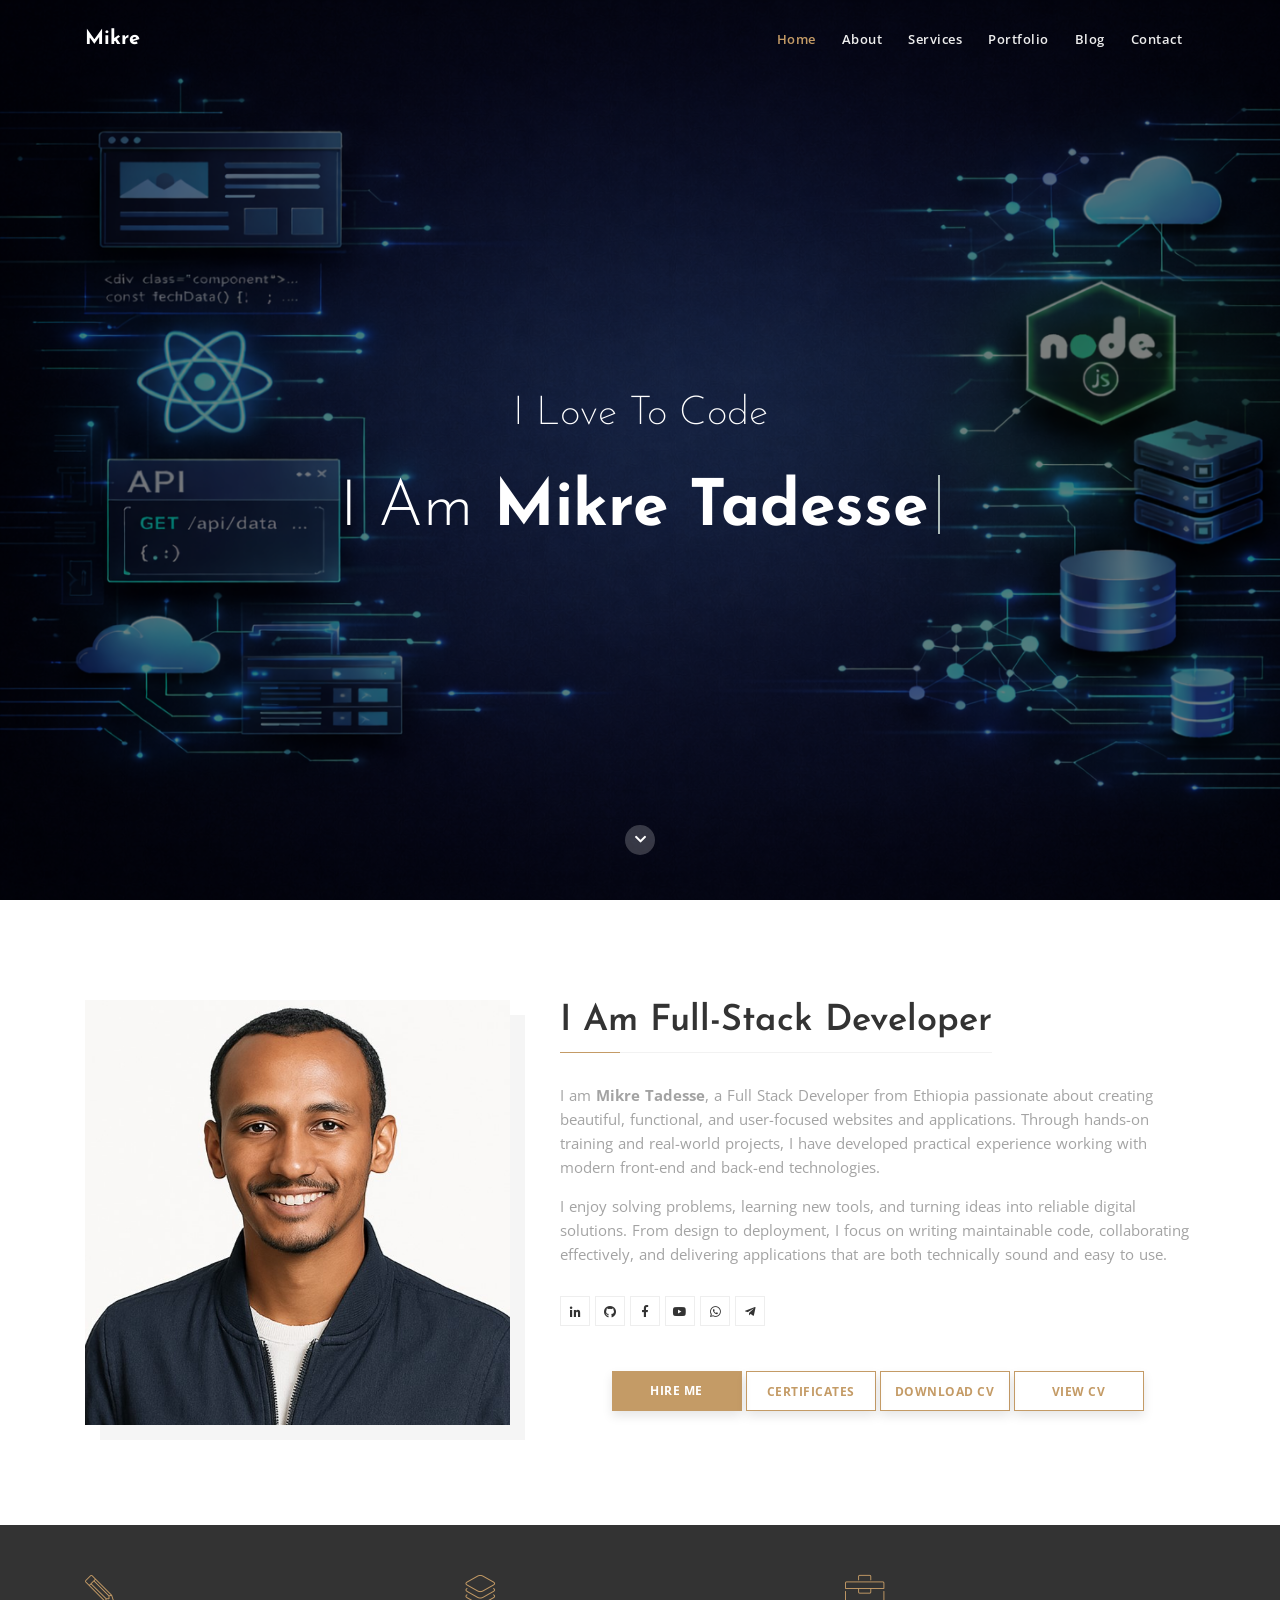
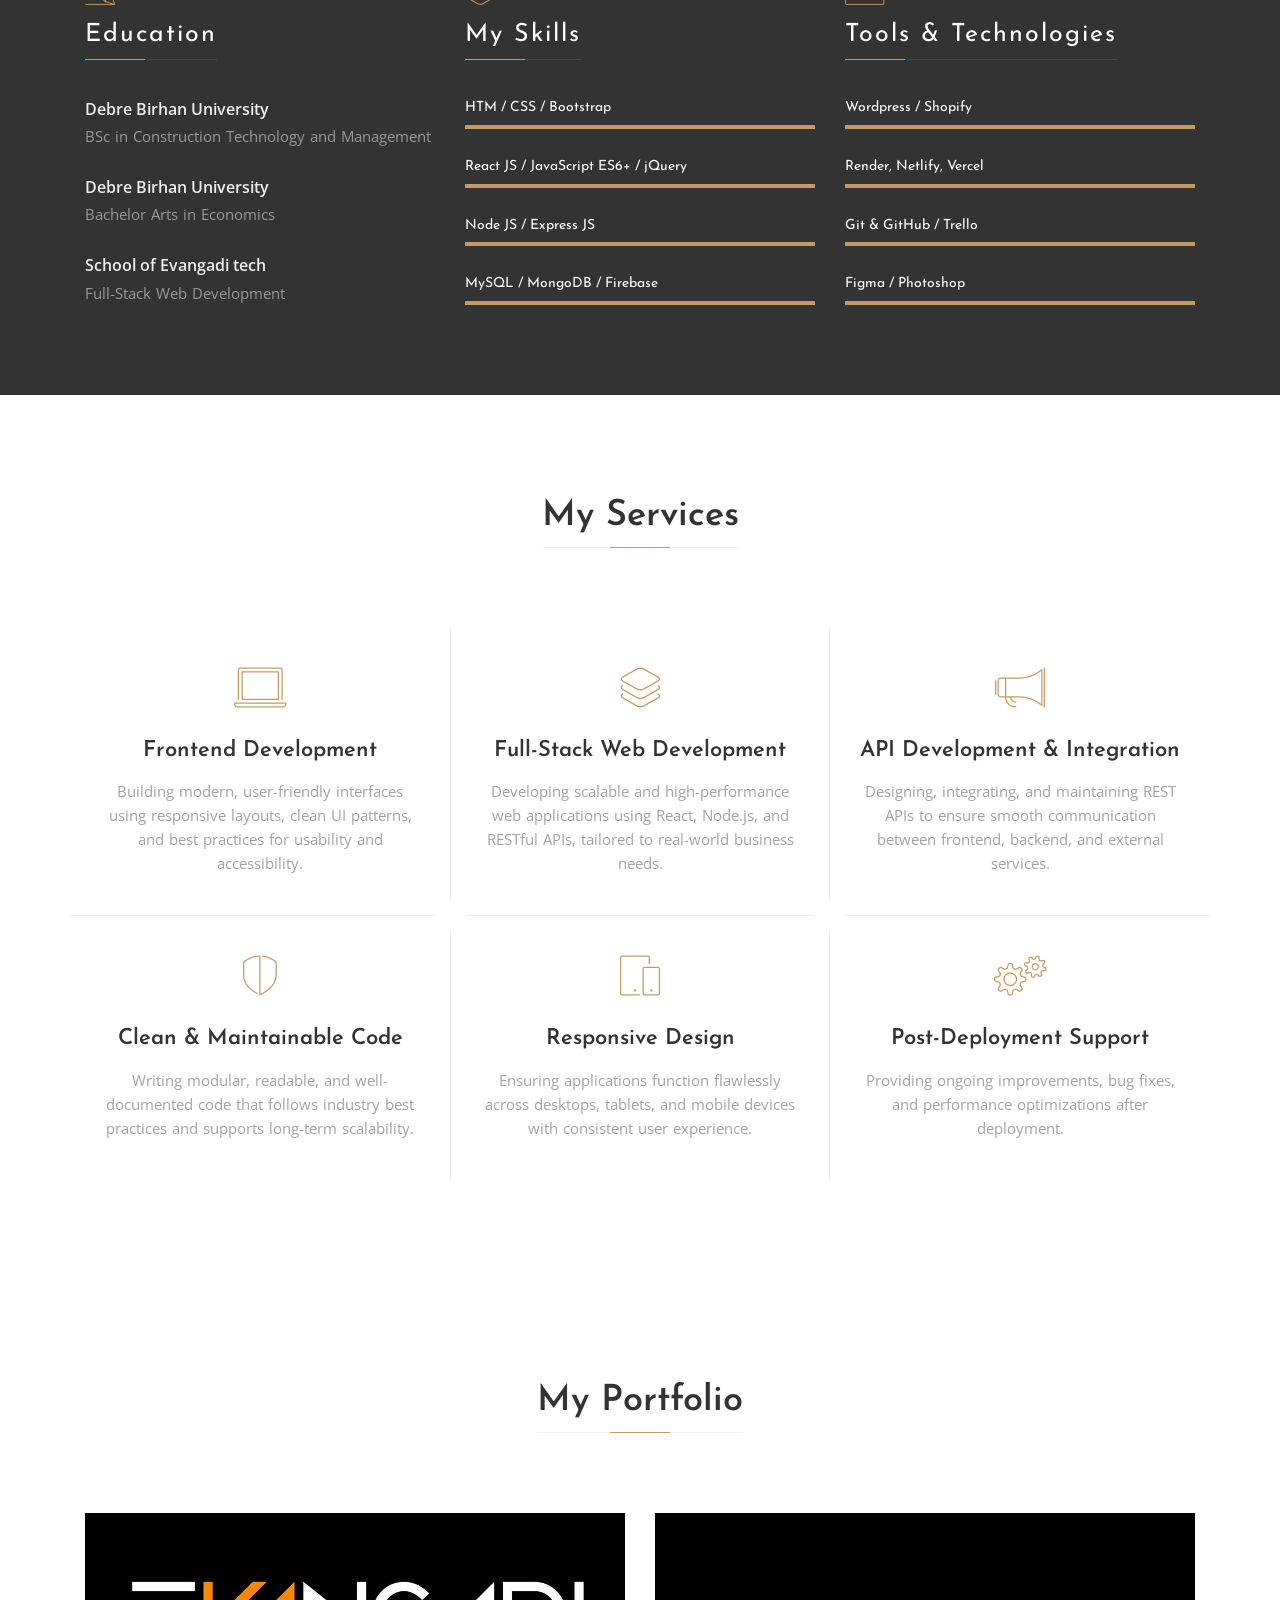
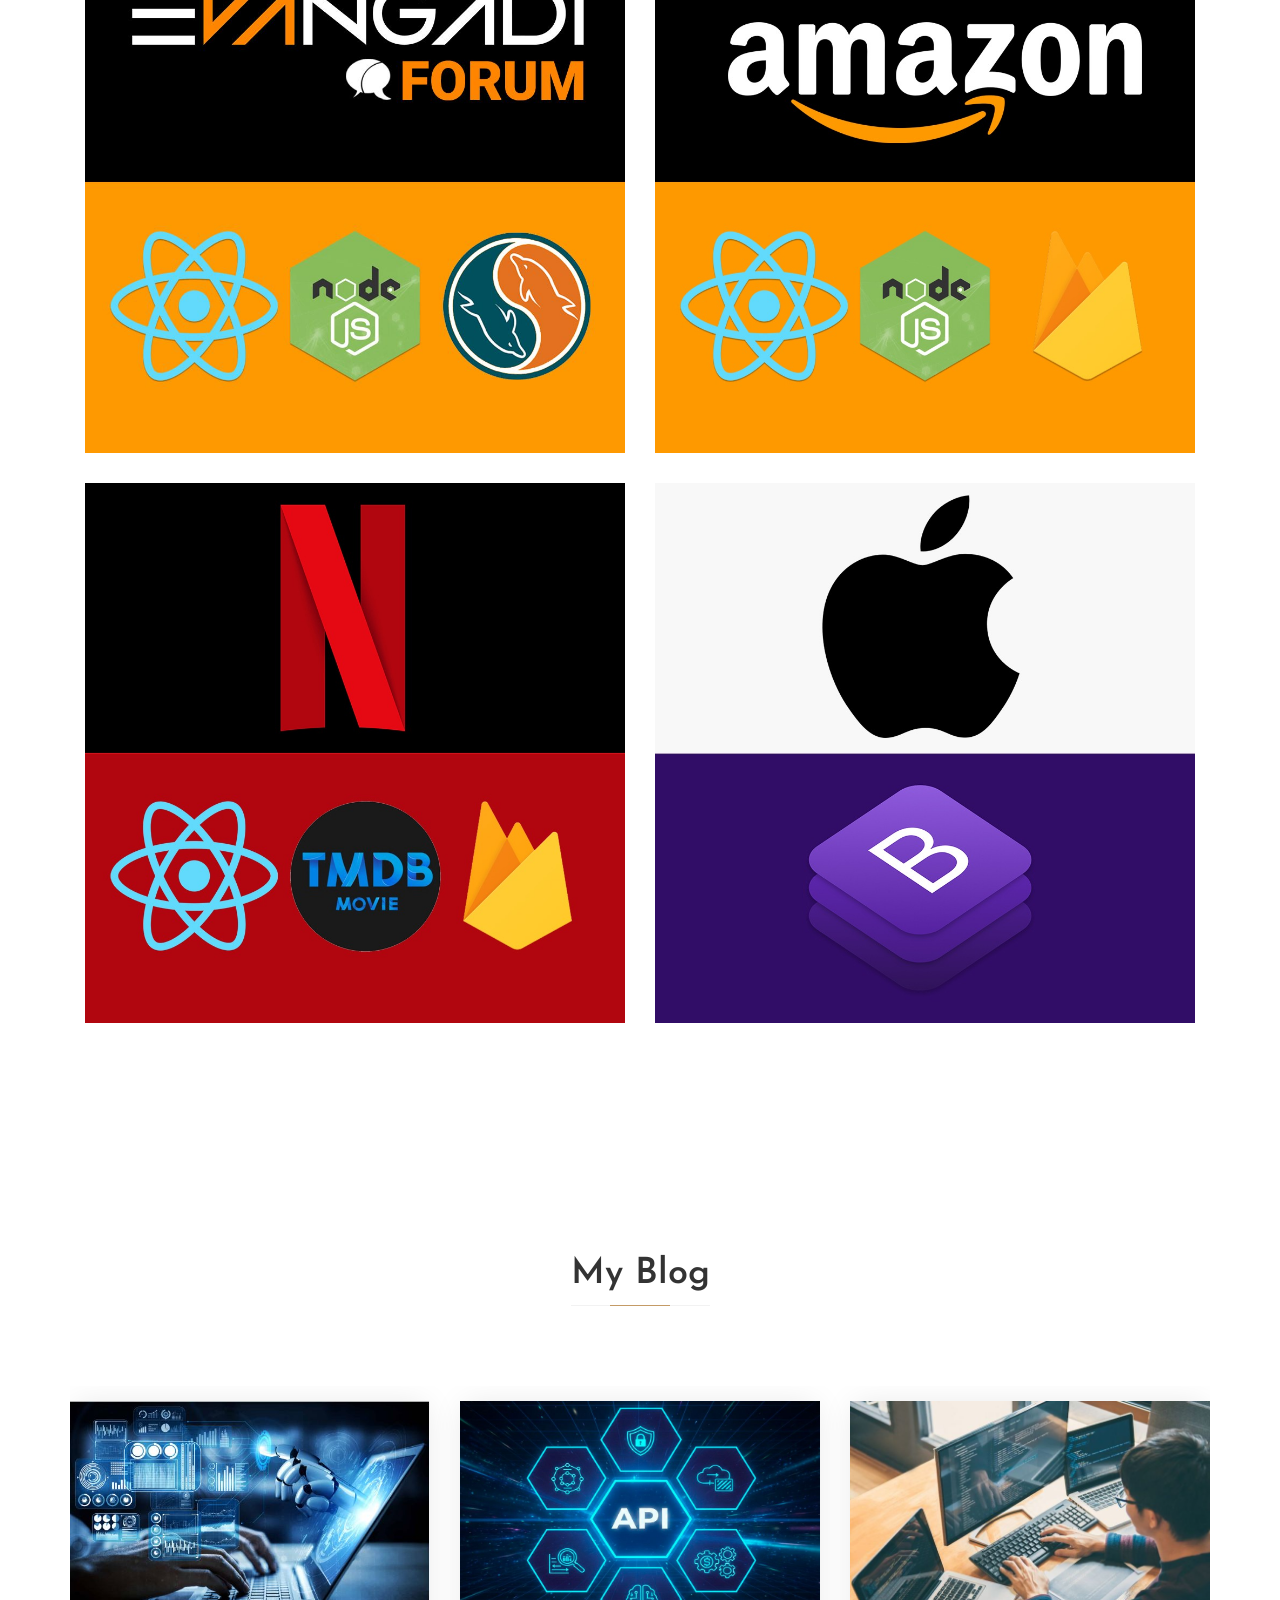
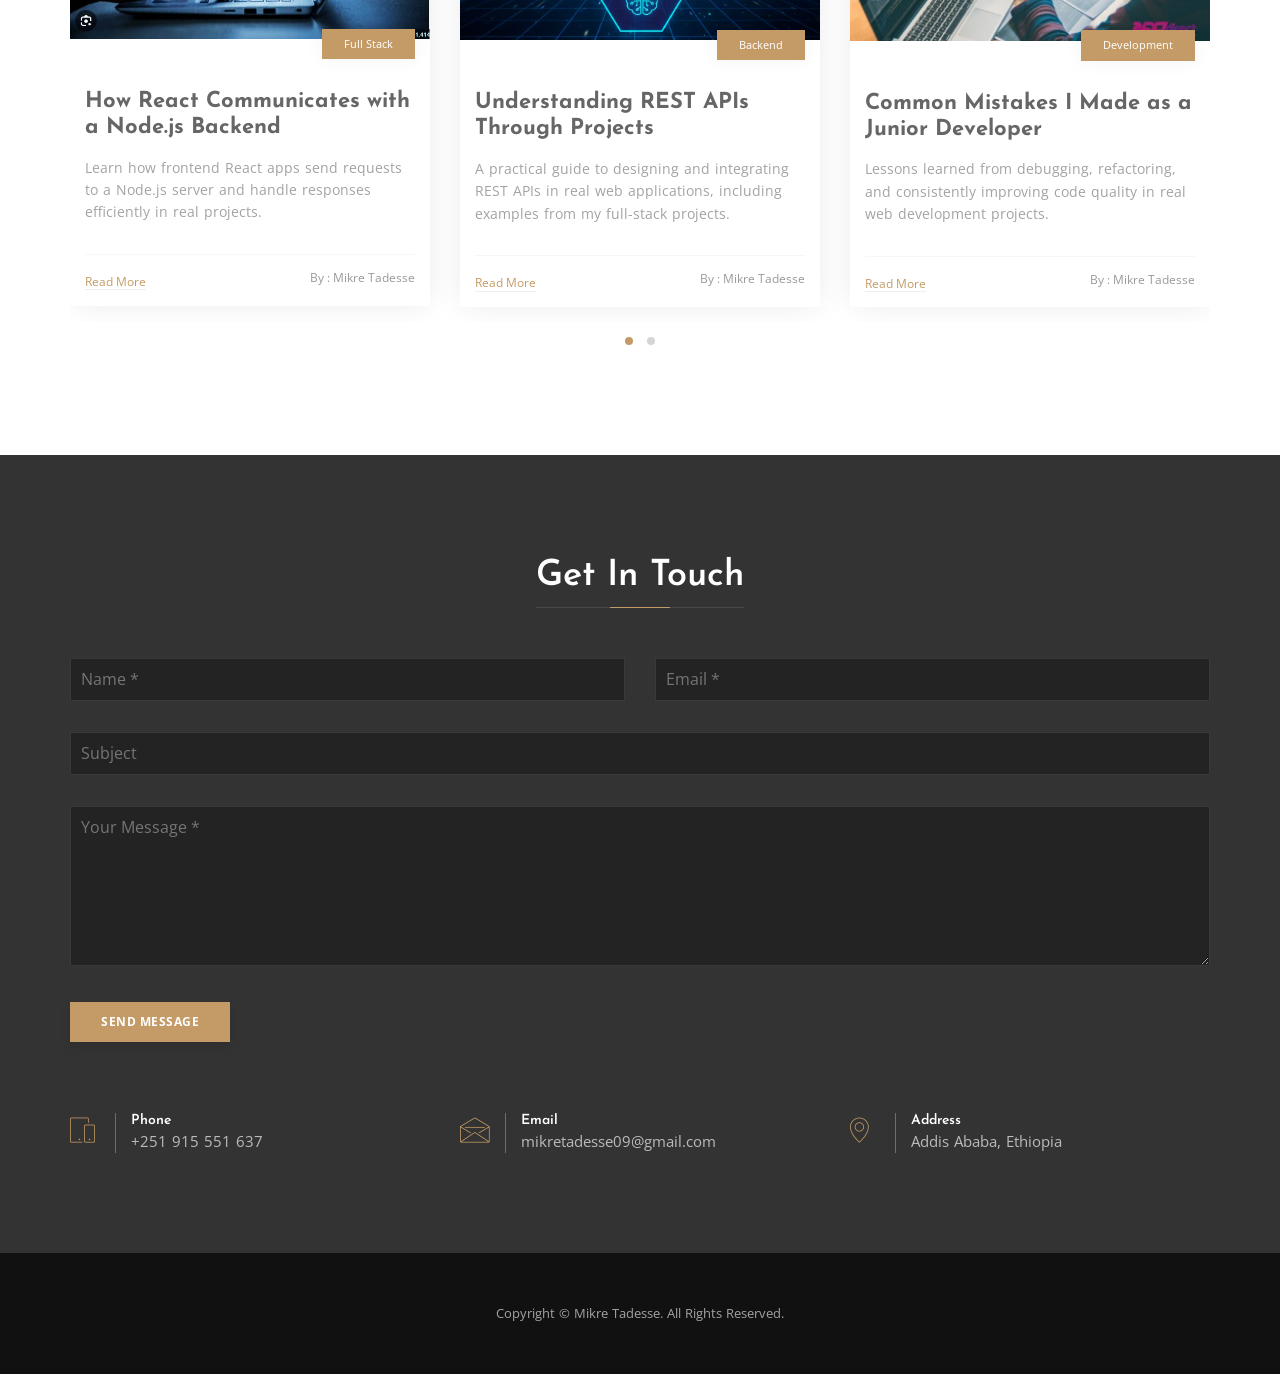
<file: index.html>
<!doctype html>
<html lang="en">
  <head>
    <!-- Basic Meta -->
    <meta charset="utf-8" />
    <meta
      name="viewport"
      content="width=device-width, initial-scale=1, maximum-scale=1" />
    <meta name="robots" content="index, follow" />

    <!-- Primary SEO -->
    <title>Mikre Tadesse | Full-Stack Developer</title>
    <meta
      name="description"
      content="Mikre Tadesse is a full-stack web developer building modern, responsive web applications using React, Node.js, Express, MongoDB, and cloud technologies." />
    <meta name="author" content="Mikre Tadesse" />

    <!-- Open Graph (LinkedIn, Facebook, WhatsApp) -->
    <meta property="og:title" content="Mikre Tadesse | Full-Stack Developer" />
    <meta
      property="og:description"
      content="Full-stack developer specializing in React, Node.js, REST APIs, and scalable web applications." />
    <meta property="og:type" content="website" />
    <meta property="og:url" content="https://mikretadesse.com/" />
    <meta
      property="og:image"
      content="https://mikretadesse.com/img/preview.jpg" />

    <!-- Open Graph (Twitter) -->
    <meta name="twitter:card" content="summary_large_image" />
    <meta name="twitter:title" content="Mikre Tadesse | Full-Stack Developer" />
    <meta
      name="twitter:description"
      content="Building modern web applications with React, Node.js, and cloud technologies." />
    <meta
      name="twitter:image"
      content="https://mikretadesse.com/img/preview.jpg" />

    <!-- Favicon -->
    <link rel="shortcut icon" href="./img/favicon/favicon.ico" />
    <link
      rel="apple-touch-icon"
      sizes="180x180"
      href="./img/favicon/apple-touch-icon.png" />
    <link
      rel="icon"
      type="image/png"
      sizes="32x32"
      href="./img/favicon/favicon-32x32.png" />
    <link
      rel="icon"
      type="image/png"
      sizes="16x16"
      href="./img/favicon/favicon-16x16.png" />

    <!-- Fonts -->
    <link
      href="https://fonts.googleapis.com/css?family=Open+Sans:300,400,500,600,700,800"
      rel="stylesheet" />
    <link
      href="https://fonts.googleapis.com/css?family=Josefin+Sans:100i,300,400,600,700"
      rel="stylesheet" />

    <!-- Plugins -->
    <link rel="stylesheet" href="css/plugins.css" />

    <!-- Core Style Css -->
    <link rel="stylesheet" href="css/style.css" />
  </head>

  <body>
    <!-- ============ Start Loading ============-->
    <div class="loading">
      <div class="text-center middle">
        <div class="lds-ellipsis">
          <div></div>
          <div></div>
          <div></div>
          <div></div>
        </div>
      </div>
    </div>
    <!-- ============ End Loading ========== -->

    <!-- ========== Start Navbar ============-->
    <nav class="navbar navbar-expand-lg">
      <div class="container">
        <!-- Logo -->
        <a class="logo" href="#">Mikre </a>

        <button
          class="navbar-toggler"
          type="button"
          data-toggle="collapse"
          data-target="#navbarSupportedContent"
          aria-controls="navbarSupportedContent"
          aria-expanded="false"
          aria-label="Toggle navigation">
          <span class="icon-bar"><i class="fas fa-bars"></i></span>
        </button>

        <!-- navbar links -->
        <div class="collapse navbar-collapse" id="navbarSupportedContent">
          <ul class="navbar-nav ml-auto">
            <li class="nav-item">
              <a class="nav-link active" href="#" data-scroll-nav="0">Home</a>
            </li>
            <li class="nav-item">
              <a class="nav-link" href="#" data-scroll-nav="1">About</a>
            </li>
            <li class="nav-item">
              <a class="nav-link" href="#" data-scroll-nav="2">Services</a>
            </li>
            <li class="nav-item">
              <a class="nav-link" href="#" data-scroll-nav="3">Portfolio</a>
            </li>
            <li class="nav-item">
              <a class="nav-link" href="#" data-scroll-nav="5">Blog</a>
            </li>
            <li class="nav-item">
              <a class="nav-link" href="#" data-scroll-nav="6">Contact</a>
            </li>
          </ul>
        </div>
      </div>
    </nav>
    <!-- ============ End Navbar =========== -->

    <!-- =========== Start Header ============-->
    <header
      class="header valign bg-img"
      data-scroll-index="0"
      data-overlay-dark="5"
      data-background="./img/banner.png"
      alt="banner image"
      data-stellar-background-ratio="0.5">
      <div class="container">
        <div class="row">
          <div class="vertical-center full-width text-center caption">
            <h2>I Love To Code</h2>
            <h1 class="cd-headline clip">
              <span class="blc">I Am </span>
              <span class="cd-words-wrapper">
                <b class="is-visible">Mikre Tadesse</b>
                <b>a Full-Stack Developer</b>
                <b>a Freelancer</b>
              </span>
            </h1>
          </div>
        </div>
      </div>

      <div class="arrow">
        <a href="#" data-scroll-nav="1">
          <i class="fas fa-chevron-down"></i>
        </a>
      </div>
    </header>
    <!-- ============ End Header ========== -->

    <!-- =========== Start Hero ============-->
    <section class="hero section-padding" data-scroll-index="1">
      <div class="container">
        <div class="row">
          <div class="col-lg-5">
            <div class="hero-img mb-md50">
              <img src="img/hero.jpg" alt="Portrait of Mikre Tadesse" />
            </div>
          </div>
          <div class="col-lg-7">
            <div class="content">
              <h4 class="title title-left">I Am Full-Stack Developer</h4>
              <p>
                I am <span>Mikre Tadesse</span>, a Full Stack Developer from
                Ethiopia passionate about creating beautiful, functional, and
                user-focused websites and applications. Through hands-on
                training and real-world projects, I have developed practical
                experience working with modern front-end and back-end
                technologies.
              </p>
              <p>
                I enjoy solving problems, learning new tools, and turning ideas
                into reliable digital solutions. From design to deployment, I
                focus on writing maintainable code, collaborating effectively,
                and delivering applications that are both technically sound and
                easy to use.
              </p>

              <div class="social-icon d-flex gap-2">
                <a
                  href="https://www.linkedin.com/in/mikre-tadesse-379068294/"
                  target="_blank"
                  aria-label="LinkedIn">
                  <span class="icon"><i class="fab fa-linkedin-in"></i></span>
                </a>
                <a
                  href="https://github.com/mikretadesse"
                  target="_blank"
                  aria-label="GitHub">
                  <span class="icon"><i class="fab fa-github"></i></span>
                </a>
                <a
                  href="https://www.facebook.com/mikretadesse"
                  target="_blank"
                  aria-label="Facebook">
                  <span class="icon"><i class="fab fa-facebook-f"></i></span>
                </a>
                <a
                  href="https://www.youtube.com/channel/UC_X7f84saw-uvblZ6otXeaw"
                  target="_blank"
                  aria-label="YouTube">
                  <span class="icon"><i class="fab fa-youtube"></i></span>
                </a>
                <a
                  href="https://wa.me/251915551637"
                  target="_blank"
                  aria-label="WhatsApp">
                  <span class="icon"><i class="fab fa-whatsapp"></i></span>
                </a>
                <a
                  href="https://t.me/mikretadesse"
                  target="_blank"
                  aria-label="Telegram">
                  <span class="icon"
                    ><i class="fab fa-telegram-plane"></i
                  ></span>
                </a>
              </div>

              <div class="button-group text-center">
                <!-- Hire Me Button -->
                <span class="buton">
                  <a
                    href="#contact"
                    front="Hire Me"
                    back="&#xf1d8;"
                    data-scroll-nav="6"></a>
                </span>

                <!-- Certificates Button -->
                <span class="buton buton-bord">
                  <a
                    href="https://www.evangadi.com/academy/my-certificates"
                    target="_blank"
                    front="Certificates"
                    back="&#xf0a1;"></a>
                </span>

                <!-- Download CV Button -->
                <span class="buton buton-bord">
                  <a
                    href="./cv/Mikre Tadesse _ Full-Stack Developer CV.pdf"
                    target="_blank"
                    front="Download CV"
                    back="&#xf1c1;"></a>
                </span>

                <!-- View Online CV Button -->
                <span class="buton buton-bord">
                  <a
                    href="./cv/cv.html"
                    target="_blank"
                    front="View CV"
                    back="&#xf35d;"></a>
                </span>
              </div>
            </div>
          </div>
        </div>
      </div>
    </section>
    <!-- ============ End Hero ============= -->

    <!-- =========== Start Resume =========== -->
    <section
      class="resume bg-img"
      data-overlay-dark="8"
      data-background="img/b4.jpg"
      data-scroll-index="1">
      <div class="container">
        <div class="row">
          <div class="col-lg-4 col-md-12 mb-4">
            <div class="item mb-md50">
              <span class="icon icon-pencil"></span><br />
              <h5 class="title title-left">Education</h5>
              <ul>
                <li>
                  <h6>Debre Birhan University</h6>
                  <p>BSc in Construction Technology and Management</p>
                </li>
                <li>
                  <h6>Debre Birhan University</h6>
                  <p>Bachelor Arts in Economics</p>
                </li>
                <li>
                  <h6>School of Evangadi tech</h6>
                  <p>Full-Stack Web Development</p>
                </li>
              </ul>
            </div>
          </div>
          <div class="col-lg-4 col-md-12 mb-4">
            <div class="item skills">
              <span class="icon icon-layers"></span><br />
              <h5 class="title title-left">My Skills</h5>

              <div class="skill">
                <h6>HTM / CSS / Bootstrap</h6>
                <div class="skills-progress">
                  <span data-value="100%"></span>
                </div>
              </div>
              <div class="skill">
                <h6>React JS / JavaScript ES6+ / jQuery</h6>
                <div class="skills-progress">
                  <span data-value="100%"></span>
                </div>
              </div>
              <div class="skill">
                <h6>Node JS / Express JS</h6>
                <div class="skills-progress">
                  <span data-value="100%"></span>
                </div>
              </div>
              <div class="skill">
                <h6>MySQL / MongoDB / Firebase</h6>
                <div class="skills-progress">
                  <span data-value="100%"></span>
                </div>
              </div>
            </div>
          </div>
          <div class="col-lg-4 col-md-12 mb-4">
            <div class="item skills">
              <span class="icon icon-toolbox"></span><br />
              <h5 class="title title-left">Tools & Technologies</h5>

              <div class="skill">
                <h6>Wordpress / Shopify</h6>
                <div class="skills-progress">
                  <span data-value="100%"></span>
                </div>
              </div>
              <div class="skill">
                <h6>Render, Netlify, Vercel</h6>
                <div class="skills-progress">
                  <span data-value="100%"></span>
                </div>
              </div>
              <div class="skill">
                <h6>Git & GitHub / Trello</h6>
                <div class="skills-progress">
                  <span data-value="100%"></span>
                </div>
              </div>
              <div class="skill">
                <h6>Figma / Photoshop</h6>
                <div class="skills-progress">
                  <span data-value="100%"></span>
                </div>
              </div>
            </div>
          </div>
        </div>
      </div>
    </section>
    <!-- ======= End Resume =========== -->

    <!-- ======= Start Services ========== -->
    <section class="services section-padding" data-scroll-index="2">
      <div class="container">
        <div class="row">
          <div class="section-head full-width">
            <h4 class="title">My Services</h4>
          </div>

          <!-- Frontend / UI -->
          <div class="col-lg-4 col-md-6">
            <div class="item mb-md50">
              <span class="icon icon-laptop"></span>
              <h6>Frontend Development</h6>
              <p>
                Building modern, user-friendly interfaces using responsive
                layouts, clean UI patterns, and best practices for usability and
                accessibility.
              </p>
            </div>
          </div>

          <!-- Full Stack / Core -->
          <div class="col-lg-4 col-md-6 active bolt">
            <div class="item mb-md50">
              <span class="icon icon-layers"></span>
              <h6>Full-Stack Web Development</h6>
              <p>
                Developing scalable and high-performance web applications using
                React, Node.js, and RESTful APIs, tailored to real-world
                business needs.
              </p>
            </div>
          </div>

          <!-- API -->
          <div class="col-lg-4 col-md-6">
            <div class="item mb-md50">
              <span class="icon icon-megaphone"></span>
              <h6>API Development & Integration</h6>
              <p>
                Designing, integrating, and maintaining REST APIs to ensure
                smooth communication between frontend, backend, and external
                services.
              </p>
            </div>
          </div>

          <div class="bord full-width"></div>

          <!-- Code Quality -->
          <div class="col-lg-4 col-md-6">
            <div class="item mb-md50">
              <span class="icon icon-shield"></span>
              <h6>Clean & Maintainable Code</h6>
              <p>
                Writing modular, readable, and well-documented code that follows
                industry best practices and supports long-term scalability.
              </p>
            </div>
          </div>

          <!-- Responsive -->
          <div class="col-lg-4 col-md-6 active">
            <div class="item mb-sm50">
              <span class="icon icon-mobile"></span>
              <h6>Responsive Design</h6>
              <p>
                Ensuring applications function flawlessly across desktops,
                tablets, and mobile devices with consistent user experience.
              </p>
            </div>
          </div>

          <!-- Support -->
          <div class="col-lg-4 col-md-6">
            <div class="item">
              <span class="icon icon-gears"></span>
              <h6>Post-Deployment Support</h6>
              <p>
                Providing ongoing improvements, bug fixes, and performance
                optimizations after deployment.
              </p>
            </div>
          </div>
        </div>
      </div>
    </section>
    <!-- ======= End Services ========== -->

    <!-- ======= Start Portfolio =========== -->
    <section class="portfolio section-padding" data-scroll-index="3">
      <div class="container">
        <div class="row">
          <div class="section-head full-width">
            <h4 class="title">My Portfolio</h4>
          </div>
        </div>
        <!-- Evangadi forum project -->
        <div class="row justify-content-center">
          <div class="gallery full-width">
            <div class="col-md-6 col-lg-6 items graphic">
              <div class="item-img">
                <img src="./img/portfolio/forum.jpg" alt="Evangadi Forum" />
                <div class="item-img-overlay text-center valign">
                  <div class="overlay-info vertical-center full-width">
                    <h6>Full-Stack</h6>
                    <h5>Evangadi Forum</h5>
                  </div>
                  <a
                    href="https://forum.mikretadesse.com"
                    class="link"
                    target="_blank"
                    onclick="event.stopPropagation()">
                    <i class="fas fa-eye"></i>
                    <span>Live Demo</span>
                  </a>

                  <a
                    href="https://github.com/mikretadesse/evangadi-forum-G3"
                    class="link"
                    target="_blank"
                    onclick="event.stopPropagation()">
                    <i class="fab fa-github"></i>
                    <span>GitHub Repo</span>
                  </a>
                </div>
              </div>
            </div>

            <!-- Amazon clone project -->
            <div class="col-md-6 col-lg-6 items graphic">
              <div class="item-img">
                <img src="./img/portfolio/Amazon.jpeg" alt="Amazon Clone" />
                <div class="item-img-overlay text-center valign">
                  <div class="overlay-info vertical-center full-width">
                    <h6>E-Commerce</h6>
                    <h5>Amazon Clone</h5>
                  </div>
                  <a
                    href="https://amazon-clone.mikretadesse.com"
                    class="link"
                    target="_blank"
                    onclick="event.stopPropagation()">
                    <i class="fas fa-eye"></i>
                    <span>Live Demo</span>
                  </a>

                  <a
                    href="https://github.com/mikretadesse/amazon-clone"
                    class="link"
                    target="_blank"
                    onclick="event.stopPropagation()">
                    <i class="fab fa-github"></i>
                    <span>GitHub Repo</span>
                  </a>
                </div>
              </div>
            </div>

            <!-- Netflix clone project -->
            <div class="col-md-6 col-lg-6 items graphic">
              <div class="item-img">
                <img src="./img/portfolio//netflix.jpg" alt="Netflix Clone" />
                <div class="item-img-overlay text-center valign">
                  <div class="overlay-info vertical-center full-width">
                    <h6>Streaming UI</h6>
                    <h5>Netflix Clone</h5>
                  </div>
                  <a
                    href="https://netflix-clone.mikretadesse.com"
                    class="link"
                    target="_blank"
                    onclick="event.stopPropagation()">
                    <i class="fas fa-eye"></i>
                    <span>Live Demo</span>
                  </a>

                  <a
                    href="https://github.com/mikretadesse/netflix-clone"
                    class="link"
                    target="_blank"
                    onclick="event.stopPropagation()">
                    <i class="fab fa-github"></i>
                    <span>GitHub Repo</span>
                  </a>
                </div>
              </div>
            </div>

            <!-- Apple clone project -->
            <div class="col-md-6 col-lg-6 items brand">
              <div class="item-img">
                <img src="./img/portfolio/Apple.jfif" alt="Apple Clone" />
                <div class="item-img-overlay text-center valign">
                  <div class="overlay-info vertical-center full-width">
                    <h6>Responsive Design</h6>
                    <h5>Apple Clone</h5>
                  </div>
                  <a
                    href="https://apple-clone.mikretadesse.com"
                    class="link"
                    target="_blank"
                    onclick="event.stopPropagation()">
                    <i class="fas fa-eye"></i>
                    <span>Live Demo</span>
                  </a>

                  <a
                    href="https://github.com/mikretadesse/apple-clone"
                    class="link"
                    target="_blank"
                    onclick="event.stopPropagation()">
                    <i class="fab fa-github"></i>
                    <span>GitHub Repo</span>
                  </a>
                </div>
              </div>
            </div>
          </div>
        </div>
      </div>
    </section>
    <!-- ============= End Portfolio ============= -->

    <!-- ============= Start Blog ============= -->
    <section class="blog section-padding" data-scroll-index="5">
      <div class="container">
        <div class="row">
          <div class="section-head full-width">
            <h4 class="title">My Blog</h4>
          </div>

          <div class="owl-carousel owl-theme">
            <!-- Blog 1 -->
            <div class="pitem">
              <div class="post-img">
                <a href="#0">
                  <img src="img/blog/11.jpg" alt="React and Node.js" />
                </a>
                <a href="#0" class="tag">Full Stack</a>
              </div>
              <div class="content">
                <h3>
                  <a href="#0">How React Communicates with a Node.js Backend</a>
                </h3>
                <p>
                  Learn how frontend React apps send requests to a Node.js
                  server and handle responses efficiently in real projects.
                </p>
                <div class="info">
                  <span class="more">
                    <a href="#0">Read More</a>
                  </span>
                  <span class="by">
                    <a href="#0">By : Mikre Tadesse</a>
                  </span>
                </div>
              </div>
            </div>

            <!-- Blog 2 -->
            <div class="pitem">
              <div class="post-img">
                <a href="#0">
                  <img src="img/blog/22.jpg" alt="REST API" />
                </a>
                <a href="#0" class="tag">Backend</a>
              </div>
              <div class="content">
                <h3>
                  <a href="#0">Understanding REST APIs Through Projects</a>
                </h3>
                <p>
                  A practical guide to designing and integrating REST APIs in
                  real web applications, including examples from my full-stack
                  projects.
                </p>
                <div class="info">
                  <span class="more">
                    <a href="#0">Read More</a>
                  </span>
                  <span class="by">
                    <a href="#0">By : Mikre Tadesse</a>
                  </span>
                </div>
              </div>
            </div>

            <!-- Blog 3 -->
            <div class="pitem">
              <div class="post-img">
                <a href="#0">
                  <img src="img/blog/33.jpg" alt="Debugging & Best Practices" />
                </a>
                <a href="#0" class="tag">Development</a>
              </div>
              <div class="content">
                <h3>
                  <a href="#0">Common Mistakes I Made as a Junior Developer</a>
                </h3>
                <p>
                  Lessons learned from debugging, refactoring, and consistently
                  improving code quality in real web development projects.
                </p>
                <div class="info">
                  <span class="more">
                    <a href="#0">Read More</a>
                  </span>
                  <span class="by">
                    <a href="#0">By : Mikre Tadesse</a>
                  </span>
                </div>
              </div>
            </div>

            <!-- Blog 4 -->
            <div class="pitem">
              <div class="post-img">
                <a href="#0">
                  <img src="img/blog/44.jpg" alt="CSS & JS Tricks" />
                </a>
                <a href="#0" class="tag">Frontend</a>
              </div>
              <div class="content">
                <h3>
                  <a href="#0"
                    >Top CSS & JavaScript Tricks for Modern Websites</a
                  >
                </h3>
                <p>
                  Practical front-end techniques to make your web applications
                  interactive, responsive, and visually appealing.
                </p>
                <div class="info">
                  <span class="more">
                    <a href="#0">Read More</a>
                  </span>
                  <span class="by">
                    <a href="#0">By : Mikre Tadesse</a>
                  </span>
                </div>
              </div>
            </div>
          </div>
        </div>
      </div>
    </section>
    <!-- =========== End Blog =========== -->

    <!-- =========== Start Contact ===========-->
    <section
      class="contact section-padding bg-img"
      data-overlay-dark="8"
      data-background="img/b5.jpg"
      data-scroll-index="6">
      <div class="container">
        <div class="row">
          <!-- Section-Head -->
          <div class="section-head full-width mb-50">
            <h4 class="title">Get In Touch</h4>
          </div>

          <form
            class="form full-width"
            id="contact-form"
            method="post"
            action="contact.php">
            <div class="messages"></div>

            <div class="controls">
              <div class="row">
                <div class="col-md-6">
                  <div class="form-group">
                    <input
                      id="form_name"
                      type="text"
                      name="name"
                      placeholder="Name *"
                      required="required" />
                  </div>
                </div>

                <div class="col-md-6">
                  <div class="form-group">
                    <input
                      id="form_email"
                      type="email"
                      name="email"
                      placeholder="Email *"
                      required="required" />
                  </div>
                </div>
              </div>
              <div class="row">
                <div class="col-md-12">
                  <div class="form-group">
                    <input
                      id="form_subject"
                      type="text"
                      name="subject"
                      placeholder="Subject" />
                  </div>
                </div>
              </div>
              <div class="row">
                <div class="col-md-12">
                  <div class="form-group">
                    <textarea
                      id="form_message"
                      name="message"
                      placeholder="Your Message *"
                      rows="4"
                      required="required"></textarea>
                  </div>
                </div>
              </div>
              <div class="row">
                <div class="col-md-12">
                  <div class="form-group">
                    <span class="buton buton-lg">
                      <button
                        type="submit"
                        front="Send Message"
                        back="&#xf35d;"></button>
                    </span>
                  </div>
                </div>
              </div>
            </div>
          </form>

          <div class="info full-width">
            <div class="row">
              <div class="col-md-4">
                <div class="item mb-sm50">
                  <span class="icon icon-mobile"></span>
                  <div class="cont">
                    <h6>Phone</h6>
                    <p>+251 915 551 637</p>
                  </div>
                </div>
              </div>
              <div class="col-md-4">
                <div class="item mb-sm50">
                  <span class="icon icon-envelope"></span>
                  <div class="cont">
                    <h6>Email</h6>
                    <p>mikretadesse09@gmail.com</p>
                  </div>
                </div>
              </div>
              <div class="col-md-4">
                <div class="item">
                  <span class="icon icon-map-pin"></span>
                  <div class="cont">
                    <h6>Address</h6>
                    <p>Addis Ababa, Ethiopia</p>
                  </div>
                </div>
              </div>
            </div>
          </div>
        </div>
      </div>
    </section>
    <!-- =========== End Contact ============= -->

    <!-- ========= Start Footer ===========-->
    <footer class="footer">
      <p>Copyright &copy; Mikre Tadesse. All Rights Reserved.</p>
    </footer>
    <!-- =========== End Footer ============ -->

    <!-- jQuery -->
    <script src="js/jquery-3.0.0.min.js"></script>
    <script src="js/jquery-migrate-3.0.0.min.js"></script>

    <!-- popper.min -->
    <script src="js/popper.min.js"></script>

    <!-- bootstrap -->
    <script src="js/bootstrap.min.js"></script>

    <!-- scrollIt -->
    <script src="js/scrollIt.min.js"></script>

    <!-- animated.headline -->
    <script src="js/animated.headline.js"></script>

    <!-- jquery.waypoints.min -->
    <script src="js/jquery.waypoints.min.js"></script>

    <!-- jquery.counterup.min -->
    <script src="js/jquery.counterup.min.js"></script>

    <!-- owl carousel -->
    <script src="js/owl.carousel.min.js"></script>

    <!-- jquery.magnific-popup js -->
    <script src="js/jquery.magnific-popup.min.js"></script>

    <!-- stellar js -->
    <script src="js/jquery.stellar.min.js"></script>

    <!-- isotope.pkgd.min js -->
    <script src="js/isotope.pkgd.min.js"></script>

    <!-- validator js -->
    <script src="js/validator.js"></script>

    <!-- custom scripts -->
    <script src="js/scripts.js"></script>
  </body>
</html>
</file>
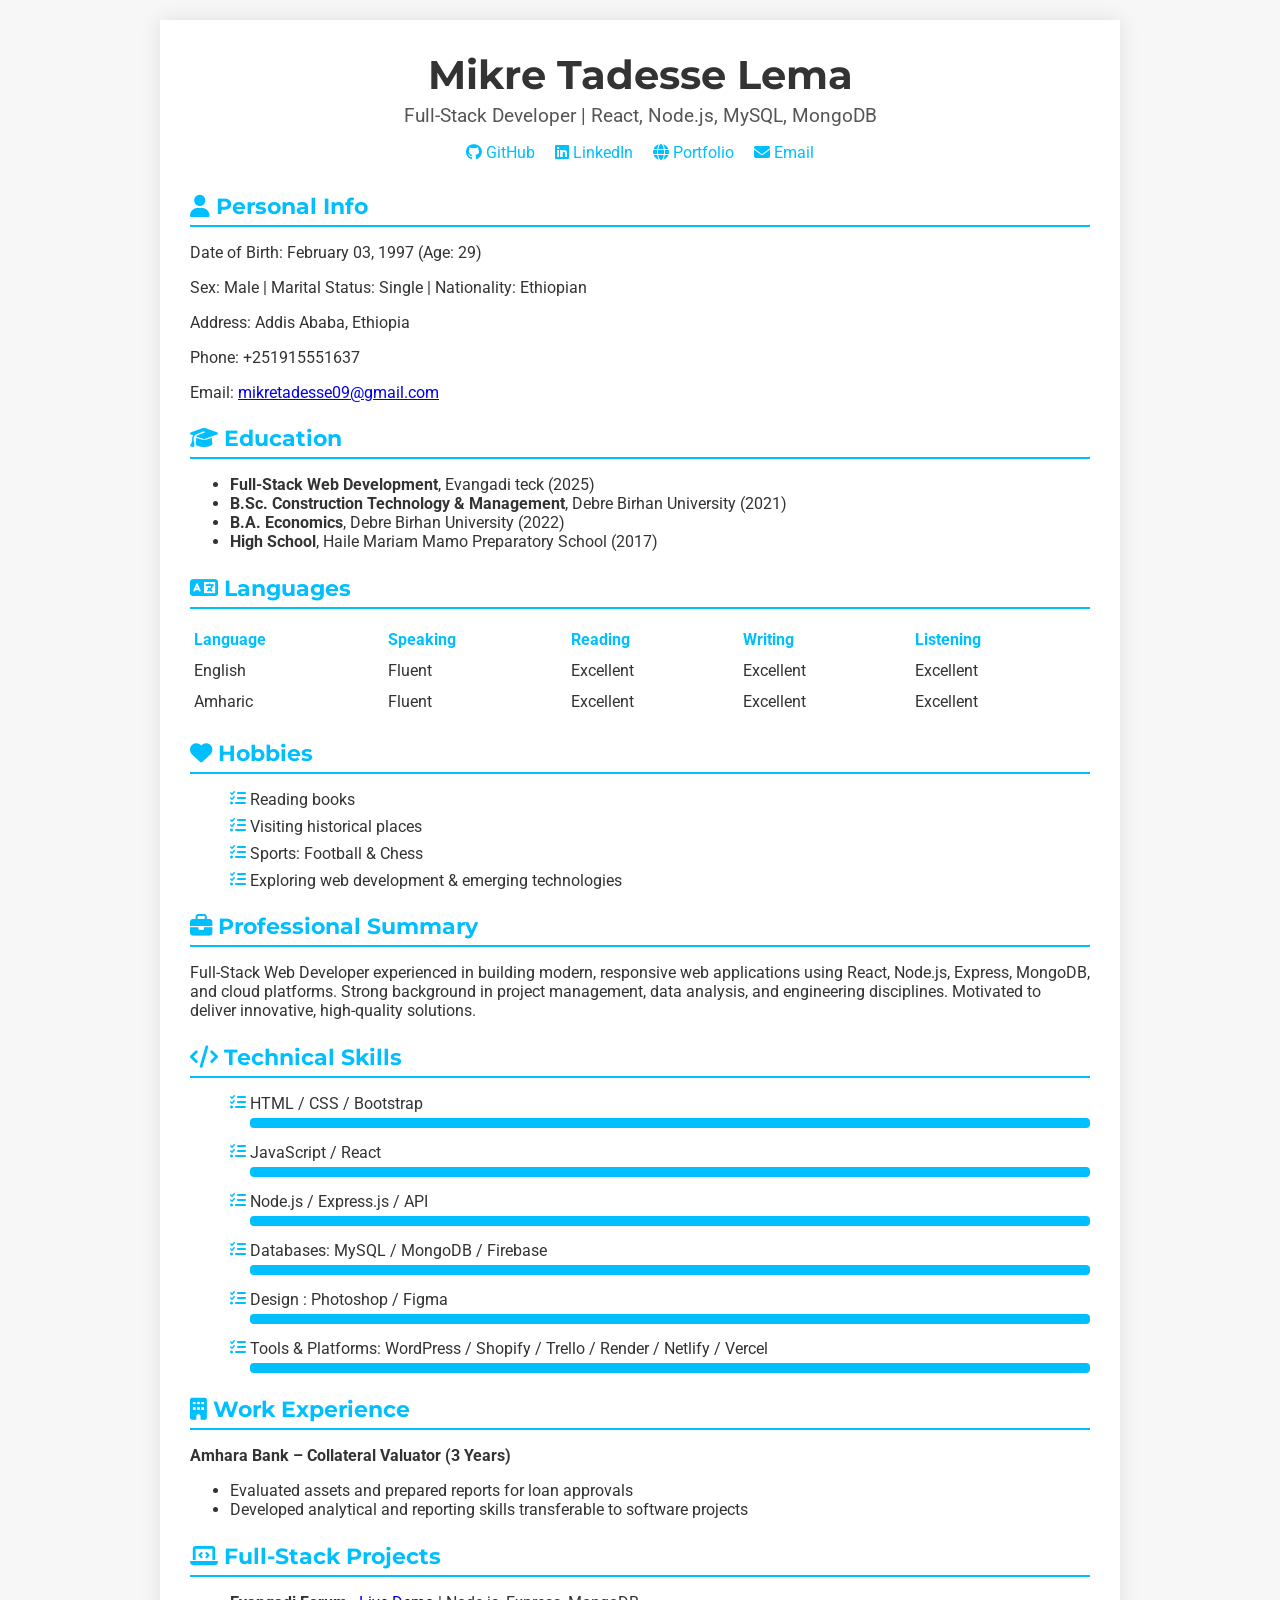
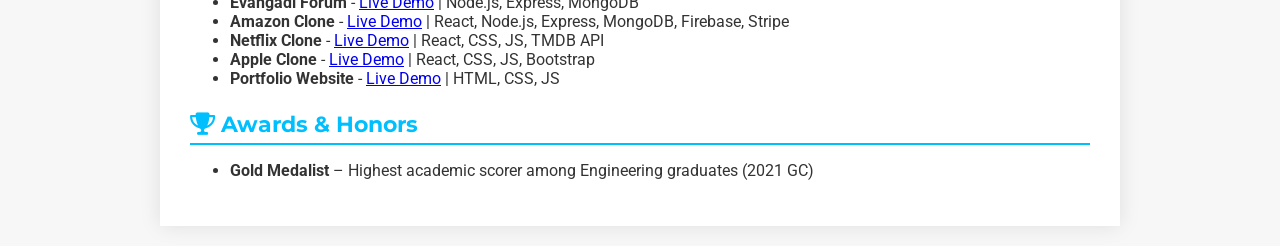
<file: cv/cv.html>
<!doctype html>
<html lang="en">
  <head>
    <meta charset="UTF-8" />
    <meta name="viewport" content="width=device-width, initial-scale=1.0" />
    <!-- Favicon -->
    <link rel="shortcut icon" href="../img/favicon/favicon.ico" />
    <link
      rel="apple-touch-icon"
      sizes="180x180"
      href="../img/favicon/apple-touch-icon.png" />
    <link
      rel="icon"
      type="image/png"
      sizes="32x32"
      href="../img/favicon/favicon-32x32.png" />
    <link
      rel="icon"
      type="image/png"
      sizes="16x16"
      href="../img/favicon/favicon-16x16.png" />
    <title>Mikre Tadesse | Full-Stack Developer CV</title>
    <link rel="stylesheet" href="cv.css" />
    <link
      href="https://fonts.googleapis.com/css2?family=Roboto:wght@300;400;500;700&family=Montserrat:wght@400;700&display=swap"
      rel="stylesheet" />
    <link
      rel="stylesheet"
      href="https://cdnjs.cloudflare.com/ajax/libs/font-awesome/6.4.0/css/all.min.css" />
  </head>
  <body>
    <div class="cv-container">
      <!-- Header -->
      <div class="cv-header">
        <h1>Mikre Tadesse Lema</h1>
        <h2>Full-Stack Developer | React, Node.js, MySQL, MongoDB</h2>
        <div class="links">
          <a href="https://github.com/mikretadesse" target="_blank"
            ><i class="fab fa-github"></i> GitHub</a
          >
          <a
            href="https://linkedin.com/in/mikre-tadesse-379068294/"
            target="_blank"
            ><i class="fab fa-linkedin"></i> LinkedIn</a
          >
          <a href="https://mikretadesse.com" target="_blank"
            ><i class="fas fa-globe"></i> Portfolio</a
          >
          <a href="mailto:Mikretadesse09@gmail.com">
            <i class="fas fa-envelope"></i> Email
          </a>
        </div>
      </div>

      <!-- Grid Layout -->
      <div class="cv-grid">
        <!-- Left Column -->
        <div class="left-column">
          <div class="section personal-info">
            <h3><i class="fas fa-user"></i> Personal Info</h3>
            <p><span>Date of Birth:</span> February 03, 1997 (Age: 29)</p>
            <p>
              <span>Sex:</span> Male | <span>Marital Status:</span> Single |
              <span>Nationality:</span> Ethiopian
            </p>
            <p><span>Address:</span> Addis Ababa, Ethiopia</p>
            <p><span>Phone:</span> +251915551637</p>
            <p>
              <span>Email:</span>
              <a href="mailto:Mikretadesse09@gmail.com"
                >mikretadesse09@gmail.com</a
              >
            </p>
          </div>

          <div class="section education">
            <h3><i class="fas fa-graduation-cap"></i> Education</h3>
            <ul>
              <li>
                <strong>Full-Stack Web Development</strong>, Evangadi teck
                (2025)
              </li>
              <li>
                <strong>B.Sc. Construction Technology & Management</strong>,
                Debre Birhan University (2021)
              </li>
              <li>
                <strong>B.A. Economics</strong>, Debre Birhan University (2022)
              </li>
              <li>
                <strong>High School</strong>, Haile Mariam Mamo Preparatory
                School (2017)
              </li>
            </ul>
          </div>

          <div class="section languages">
            <h3><i class="fas fa-language"></i> Languages</h3>
            <table>
              <tr>
                <th>Language</th>
                <th>Speaking</th>
                <th>Reading</th>
                <th>Writing</th>
                <th>Listening</th>
              </tr>
              <tr>
                <td>English</td>
                <td>Fluent</td>
                <td>Excellent</td>
                <td>Excellent</td>
                <td>Excellent</td>
              </tr>
              <tr>
                <td>Amharic</td>
                <td>Fluent</td>
                <td>Excellent</td>
                <td>Excellent</td>
                <td>Excellent</td>
              </tr>
            </table>
          </div>

          <div class="section hobbies">
            <h3><i class="fas fa-heart"></i> Hobbies</h3>
            <ul class="hobbies-list">
              <li>Reading books</li>
              <li>Visiting historical places</li>
              <li>Sports: Football & Chess</li>
              <li>Exploring web development & emerging technologies</li>
            </ul>
          </div>
        </div>

        <!-- Right Column -->
        <div class="right-column">
          <div class="section summary">
            <h3><i class="fas fa-briefcase"></i> Professional Summary</h3>
            <p>
              Full-Stack Web Developer experienced in building modern,
              responsive web applications using React, Node.js, Express,
              MongoDB, and cloud platforms. Strong background in project
              management, data analysis, and engineering disciplines. Motivated
              to deliver innovative, high-quality solutions.
            </p>
          </div>

          <div class="section skills">
            <h3><i class="fas fa-code"></i> Technical Skills</h3>
            <ul class="skills-list">
              <li>
                HTML / CSS / Bootstrap
                <div class="skill-bar"><span style="width: 100%"></span></div>
              </li>
              <li>
                JavaScript / React
                <div class="skill-bar"><span style="width: 100%"></span></div>
              </li>
              <li>
                Node.js / Express.js / API
                <div class="skill-bar"><span style="width: 100%"></span></div>
              </li>
              <li>
                Databases: MySQL / MongoDB / Firebase
                <div class="skill-bar"><span style="width: 100%"></span></div>
              </li>
              <li>
                Design : Photoshop / Figma
                <div class="skill-bar"><span style="width: 100%"></span></div>
              </li>
              <li>
                Tools & Platforms: WordPress / Shopify / Trello / Render /
                Netlify / Vercel
                <div class="skill-bar"><span style="width: 100%"></span></div>
              </li>
            </ul>
          </div>

          <div class="section experience">
            <h3><i class="fas fa-building"></i> Work Experience</h3>
            <p><strong>Amhara Bank – Collateral Valuator (3 Years)</strong></p>
            <ul>
              <li>Evaluated assets and prepared reports for loan approvals</li>
              <li>
                Developed analytical and reporting skills transferable to
                software projects
              </li>
            </ul>
          </div>

          <div class="section projects">
            <h3><i class="fas fa-laptop-code"></i> Full-Stack Projects</h3>
            <ul>
              <li>
                <strong>Evangadi Forum</strong> -
                <a href="https://forum.mikretadesse.com" target="_blank"
                  >Live Demo</a
                >
                | Node.js, Express, MongoDB
              </li>
              <li>
                <strong>Amazon Clone</strong> -
                <a href="https://amazon-clone.mikretadesse.com" target="_blank"
                  >Live Demo</a
                >
                | React, Node.js, Express, MongoDB, Firebase, Stripe
              </li>
              <li>
                <strong>Netflix Clone</strong> -
                <a href="https://netflix-clone.mikretadesse.com" target="_blank"
                  >Live Demo</a
                >
                | React, CSS, JS, TMDB API
              </li>
              <li>
                <strong>Apple Clone</strong> -
                <a href="https://apple-clone.mikretadesse.com" target="_blank"
                  >Live Demo</a
                >
                | React, CSS, JS, Bootstrap
              </li>
              <li>
                <strong>Portfolio Website</strong> -
                <a href="https://mikretadesse.com" target="_blank">Live Demo</a>
                | HTML, CSS, JS
              </li>
            </ul>
          </div>

          <div class="section awards">
            <h3><i class="fas fa-trophy"></i> Awards & Honors</h3>
            <ul>
              <li>
                <b>Gold Medalist </b>– Highest academic scorer among Engineering
                graduates (2021 GC)
              </li>
            </ul>
          </div>
        </div>
      </div>
    </div>
  </body>
</html>
</file>
<file: css/style.css>
/*-----------------------------------------------------------------------------------

	Theme Name: Personala
	Theme URI: http://
	Description: The Multi-Purpose Onepage Template
	Author: his7am
	Author URI: http://themeforest.net/user/his7am
	Version: 1.0

-----------------------------------------------------------------------------------*/
/* ----------------------------------------------------------------

	== Table Of Content

		01 Basic
		02 Buttons
		03 Navbar
		04 Header
		05 Hero
		06 Resume
		07 Services
		08 Numbers
		09 Portfolio
		10 Testimonials
		11 Blog
		12 Contact
		13 Footer
		14 Responsive
	

---------------------------------------------------------------- */
/* ----------------------------------------------------------------
				01 Basic
-----------------------------------------------------------------*/
* {
  margin: 0;
  padding: 0;
  -webkit-box-sizing: border-box;
  box-sizing: border-box;
  outline: none !important;
  list-style: none;
}

body {
  color: #333;
  line-height: 1.3;
  font-weight: 400;
  font-family: "Open Sans", sans-serif;
  overflow-x: hidden !important;
}

.dark-theme {
  background: #131414;
  color: #eee;
}
.dark-theme .title:before {
  background: #222;
}
.dark-theme .nav-scroll {
  background: #181818;
}
.dark-theme .nav-scroll .icon-bar {
  color: #eee;
}
.dark-theme .nav-scroll .navbar-nav .nav-link {
  color: #eee;
}
.dark-theme .nav-scroll .logo {
  color: #fff;
}
.dark-theme .nav-scroll .logo:hover {
  color: #fff;
}
.dark-theme .hero .hero-img:after {
  background: #181818;
}
.dark-theme .services .active {
  border-color: #222;
}
.dark-theme .services .active.bolt:before,
.dark-theme .services .active.bolt:after {
  background: #131414;
}
.dark-theme .services .bord {
  border-color: #222;
}
.dark-theme .portfolio .item-img-overlay:before,
.dark-theme .portfolio .item-img-overlay:after {
  background: #181818;
}
.dark-theme .blog .pitem .content {
  background: #181818;
}
.dark-theme .blog .pitem .content h3 {
  color: #ccc;
}
.dark-theme .blog .pitem .content .more,
.dark-theme .blog .pitem .content p {
  border-color: #222;
}
.dark-theme footer {
  background: #181818;
}

h1,
h2,
h3,
h4,
h5,
h6,
.logo {
  font-family: "Josefin Sans", sans-serif;
}

p {
  font-size: 15px;
  color: #a3a3a3;
  line-height: 1.6;
  word-spacing: 1px;
  margin: 0;
}

img {
  width: 100%;
  height: auto;
}

span,
a,
a:hover {
  display: inline-block;
  text-decoration: none;
  color: inherit;
}

.section-head {
  text-align: center;
  margin-bottom: 80px;
}

.title {
  display: inline-block;
  font-size: 36px;
  padding-bottom: 10px;
  position: relative;
  z-index: 2;
}
.title:after {
  content: "";
  width: 60px;
  height: 1px;
  background: #c49b66;
  position: absolute;
  bottom: 0;
  left: calc(50% - 30px);
}
.title:before {
  content: "";
  width: 100%;
  height: 1px;
  background: rgba(1, 1, 1, 0.05);
  position: absolute;
  bottom: 0;
  left: 0;
}

.title-left {
  text-align: left;
  margin-bottom: 30px;
}
.title-left:after {
  left: 0;
}

.bg-gray {
  background: #f7f7f7;
}
.bg-gray .title:before {
  background: #ddd;
}
.bg-gray .owl-theme .owl-dots .owl-dot span {
  background: #777;
}

.o-hidden {
  overflow: hidden;
}

.position-re {
  position: relative;
}

.full-width {
  width: 100% !important;
}

.bg-img {
  background-size: cover;
  background-repeat: no-repeat;
}
.bg-img .title:before {
  background: rgba(255, 255, 255, 0.1);
}

.section-padding {
  padding: 100px 0;
}

.section-ptb {
  padding: 80px 0;
}

.section-pt {
  padding: 80px 0 0;
}

.section-pb {
  padding: 0 0 80px;
}

.valign {
  display: -webkit-box;
  display: -ms-flexbox;
  display: flex;
  -webkit-box-align: center;
  -ms-flex-align: center;
  align-items: center;
}

.cd-headline {
  font-size: 2.2rem;
  line-height: 1.2;
}

@media only screen and (min-width: 768px) {
  .cd-headline {
    font-size: 3.8rem;
    font-weight: 300;
  }
}
@media only screen and (min-width: 1170px) {
  .cd-headline {
    font-size: 6rem;
  }
}

.cd-headline {
  font-size: clamp(2.2rem, 5vw, 6rem);
  line-height: 1.2;
}

.cd-headline .blc {
  font-size: clamp(2.2rem, 5vw, 6rem);
}

.cd-words-wrapper b {
  font-size: clamp(2.2rem, 5vw, 6rem);
}

.cd-words-wrapper {
  display: inline-block;
  position: relative;
  text-align: left;
}

.cd-words-wrapper b {
  display: inline-block;
  position: absolute;
  white-space: nowrap;
  left: 0;
  top: 0;
}

.cd-words-wrapper b.is-visible {
  position: relative;
}

.no-js .cd-words-wrapper b {
  opacity: 0;
}

.no-js .cd-words-wrapper b.is-visible {
  opacity: 1;
}

/* xclip */
.cd-headline.clip span {
  display: inline-block;
  /* padding: 0.2em 0; */
}

.cd-headline.clip .cd-words-wrapper {
  overflow: hidden;
  vertical-align: top;
}

.cd-headline.clip .cd-words-wrapper::after {
  /* line */
  content: "";
  position: absolute;
  top: 10%;
  right: 0;
  width: 2px;
  height: 70%;
  background-color: #aebcb9;
}

.cd-headline.clip b {
  opacity: 0;
}

.cd-headline b.is-visible {
  opacity: 1;
  font-weight: 900;
}

.owl-theme .owl-dots .owl-dot span {
  width: 8px;
  height: 8px;
  border-radius: 50%;
  background: rgba(150, 150, 150, 0.4);
}

.owl-theme .owl-dots .owl-dot.active span,
.owl-theme .owl-dots .owl-dot:hover span {
  background: #c49b66;
}

/* ----------------------------------------------------------------
				02 Buttons
-----------------------------------------------------------------*/
.buton {
  position: relative;
  cursor: pointer;
}
.buton button,
.buton a {
  font-size: 12px;
  text-transform: uppercase;
  letter-spacing: 0.5px;
  font-weight: 700;
  height: 40px;
  line-height: 40px;
  width: 130px;
  -webkit-transform-style: preserve-3d;
  transform-style: preserve-3d;
  position: relative;
  -webkit-transition: 0.3s;
  transition: 0.3s;
  -webkit-box-shadow: 0px 5px 10px rgba(0, 0, 0, 0.1);
  box-shadow: 0px 5px 10px rgba(0, 0, 0, 0.1);
  cursor: pointer;
}
.buton button:before,
.buton a:before {
  content: attr(back);
  font-family: "Font Awesome\ 5 Free";
  font-size: 18px;
  position: absolute;
  top: 0;
  left: 0;
  right: 0;
  bottom: 0;
  background: transparent;
  color: #c49b66;
  border: 1px solid #c49b66;
  line-height: 38px;
  -webkit-transition: 0.3s;
  transition: 0.3s;
  -webkit-transform-origin: bottom;
  transform-origin: bottom;
  -webkit-transform: translateY(-100%) rotateX(90deg);
  transform: translateY(-100%) rotateX(90deg);
}
.buton button:after,
.buton a:after {
  content: attr(front);
  position: absolute;
  top: 0;
  left: 0;
  right: 0;
  bottom: 0;
  background: #c49b66;
  color: #fff;
  -webkit-transition: 0.3s;
  transition: 0.3s;
  -webkit-transform-origin: top;
  transform-origin: top;
  -webkit-transform: translateY(0) rotateX(0deg);
  transform: translateY(0) rotateX(0deg);
}
.buton button:hover:before,
.buton a:hover:before {
  -webkit-transform: translateY(0) rotateX(0deg);
  transform: translateY(0) rotateX(0deg);
}
.buton button:hover:after,
.buton a:hover:after {
  -webkit-transform: translateY(100%) rotateX(90deg);
  transform: translateY(100%) rotateX(90deg);
}

.buton-bord button:before,
.buton-bord a:before {
  background: #c49b66;
  color: #fff;
}
.buton-bord button:after,
.buton-bord a:after {
  background: transparent;
  color: #c49b66;
  border: 1px solid #c49b66;
}

.buton-lg button,
.buton-lg a {
  width: 160px;
}

.buton-dark button:before,
.buton-dark a:before {
  color: #222;
  border: 1px solid #222;
}
.buton-dark button:after,
.buton-dark a:after {
  background: #222;
}

/* ----------------------------------------------------------------
				03 Navbar
-----------------------------------------------------------------*/
.navbar {
  position: absolute;
  left: 0;
  top: 0;
  width: 100%;
  background: transparent;
  z-index: 9;
}
.navbar .icon-bar {
  color: #fff;
}
.navbar .navbar-nav .nav-link {
  font-size: 13px;
  font-weight: 600;
  color: #eee;
  letter-spacing: 0.5px;
  margin: 15px 5px;
  -webkit-transition: all 0.5s;
  transition: all 0.5s;
}
.navbar .navbar-nav .active {
  color: #c49b66 !important;
}

.nav-scroll {
  background: #fff;
  border-bottom: 1px solid rgba(12, 12, 12, 0.04);
  padding: 0;
  position: fixed;
  top: -100px;
  left: 0;
  width: 100%;
  -webkit-transition: -webkit-transform 0.5s;
  transition: -webkit-transform 0.5s;
  transition: transform 0.5s;
  transition:
    transform 0.5s,
    -webkit-transform 0.5s;
  -webkit-transform: translateY(100px);
  transform: translateY(100px);
}
.nav-scroll .icon-bar {
  color: #222;
}
.nav-scroll .navbar-nav .nav-link {
  color: #222;
}
.nav-scroll .logo {
  padding: 15px 0;
  color: #111;
}
.nav-scroll .logo:hover {
  color: #111;
}

.logo {
  padding: 15px 0;
  width: 90px;
  font-size: 20px;
  font-weight: 700;
  color: #fff;
}
.logo:hover {
  color: #fff;
}

/* ----------------------------------------------------------------
				04 Header
-----------------------------------------------------------------*/
.header {
  min-height: 100vh;
}
.header .caption {
  margin-top: 50px;
}
.header .caption h2 {
  font-weight: 200;
  margin-bottom: 1.8rem;
}
.header .caption h1 {
  margin: 10px 0;
  font-size: 70px;
}
.header .arrow {
  position: absolute;
  bottom: 5vh;
  width: 100%;
  text-align: center;
  color: #fff;
  font-size: 13px;
  z-index: 8;
}
.header .arrow i {
  position: relative;
  display: inline-block;
  width: 30px;
  height: 30px;
  line-height: 30px;
}
.header .arrow i:after {
  content: "";
  position: absolute;
  top: 0;
  left: 0;
  width: 100%;
  height: 100%;
  background: rgba(255, 255, 255, 0.2);
  border-radius: 50%;
  z-index: -1;
  -webkit-transition: all 0.2s;
  transition: all 0.2s;
}
.header .arrow i:hover:after {
  -webkit-transform: scale(1.2);
  transform: scale(1.2);
  opacity: 0;
  -webkit-transition: all 0.5s;
  transition: all 0.5s;
}

/* ----------------------------------------------------------------
				05 Hero
-----------------------------------------------------------------*/
.hero .hero-img {
  padding: 0 20px 0 0;
  position: relative;
  -webkit-transition: all 0.4s;
  transition: all 0.4s;
}
.hero .hero-img:hover {
  padding: 0 0 0 20px;
}
.hero .hero-img:hover:after {
  background: #c49b66;
  left: 5px;
  top: -15px;
  right: 15px;
  bottom: 15px;
}
.hero .hero-img:after {
  content: "";
  background: #f5f5f5;
  position: absolute;
  left: 15px;
  right: 5px;
  top: 15px;
  bottom: -15px;
  z-index: -1;
  -webkit-transition: all 0.5s;
  transition: all 0.5s;
}
.hero .content p {
  margin-bottom: 15px;
}
.hero .content p span {
  font-weight: 700;
}
.hero .content .social-icon span {
  width: 30px;
  height: 30px;
  line-height: 30px;
  text-align: center;
  font-size: 12px;
  border: 1px solid #eee;
  margin: 15px 5px 15px 0;
  cursor: pointer;
  -webkit-transition: all 0.5s;
  transition: all 0.5s;
}
.hero .content .social-icon span:hover {
  background: #c49b66;
  border-color: #c49b66;
  color: #fff;
}
.hero .content .buton {
  margin-top: 30px;
}

/* ----------------------------------------------------------------
				06 Resume
-----------------------------------------------------------------*/
.resume {
  background-attachment: fixed;
  padding: 50px 0;
}
.resume .title {
  margin-bottom: 40px;
  letter-spacing: 2px;
}
.resume .item h5 {
  font-size: 25px;
  font-weight: 400;
}
.resume .item .icon {
  font-size: 30px;
  color: #c49b66;
  margin-bottom: 15px;
}
.resume .item li {
  margin-bottom: 30px;
}
.resume .item li:last-child {
  margin-bottom: 0;
}
.resume .item li h6 {
  color: #eee;
  font-size: 16px;
  font-weight: 600;
  font-family: inherit;
  margin-bottom: 5px;
}
.resume .item li p {
  color: #999;
}
.resume .skills .skill {
  margin-bottom: 30px;
}
.resume .skills .skill:last-child {
  margin-bottom: 0;
}
.resume .skills .skill h6 {
  margin-bottom: 8px;
  font-size: 14px;
  font-weight: 400;
}
.resume .skills .skill h6 span {
  padding: 4px 8px 0;
  font-size: 10px;
  float: right;
  background: rgba(80, 80, 80, 0.3);
  position: relative;
  top: 8px;
}
.resume .skills .skill .skills-progress {
  position: relative;
  width: 100%;
  height: 4px;
  background: rgba(80, 80, 80, 0.3);
}
.resume .skills .skill .skills-progress span {
  position: absolute;
  top: 0;
  left: 0;
  height: 100%;
  width: 5%;
  background: #c49b66;
  -webkit-transition: all 1s;
  transition: all 1s;
}

/* ----------------------------------------------------------------
				07 Services
-----------------------------------------------------------------*/
.services .item {
  text-align: center;
  padding: 40px 15px;
}
.services .item .icon {
  font-size: 40px;
  color: #c49b66;
  margin-bottom: 30px;
}
.services .item h6 {
  font-size: 22px;
  margin-bottom: 15px;
}
.services .active {
  border-right: 1px solid #eee;
  border-left: 1px solid #eee;
  position: relative;
}
.services .active.bolt:before,
.services .active.bolt:after {
  content: "";
  width: 30px;
  height: 30px;
  border-radius: 50%;
  background: #fff;
  position: absolute;
  bottom: -15px;
  z-index: 4;
}
.services .active.bolt:before {
  left: -15px;
}
.services .active.bolt:after {
  right: -15px;
}
.services .bord {
  border-bottom: 1px solid #eee;
}

/* ----------------------------------------------------------------
				08 Numbers
-----------------------------------------------------------------*/
.numbers {
  padding: 50px 0;
}
.numbers .item {
  text-align: center;
}
.numbers .item .icon {
  font-size: 30px;
  color: #c49b66;
  margin-bottom: 30px;
}
.numbers .item h2 {
  font-weight: 200;
  margin-bottom: 10px;
}

/* ----------------------------------------------------------------
				09 Portfolio
-----------------------------------------------------------------*/
.portfolio {
  overflow: hidden;
}
.portfolio .filtering span {
  padding: 8px 20px;
  margin: 0 5px;
  color: #777;
  letter-spacing: 1px;
  font-weight: 600;
  font-size: 13px;
  cursor: pointer;
  border: 1px solid #eee;
  border-radius: 10px;
}
.portfolio .filtering .active {
  color: #fff;
  background: #c49b66;
  border-color: #c49b66;
}
.portfolio .filtering .active:after {
  bottom: 0;
  top: calc(100% - 1px);
  opacity: 1;
}
.portfolio .filtering .active:before {
  top: 0;
  opacity: 1;
}
.portfolio .items {
  padding: 0 15px;
  margin-bottom: 30px;
}
.portfolio .item-img {
  position: relative;
  overflow: hidden;
}
.portfolio .item-img h5 {
  font-size: 18px;
  position: relative;
  -webkit-transform: translateY(15px);
  transform: translateY(15px);
  -webkit-transition: all 0.6s;
  transition: all 0.6s;
  opacity: 0;
  z-index: 5;
}
.portfolio .item-img h6 {
  color: #c49b66;
  font-size: 13px;
  position: relative;
  margin-bottom: 10px;
  -webkit-transform: translateY(-15px);
  transform: translateY(-15px);
  -webkit-transition: all 0.6s;
  transition: all 0.6s;
  opacity: 0;
  z-index: 5;
}
/* Styling the Portfolio Buttons */
.portfolio .item-img .link {
  position: absolute;
  bottom: 15px;
  opacity: 0;
  z-index: 10;
  display: inline-flex;
  align-items: center;
  justify-content: center;
  padding: 8px 15px;
  background: #c49b66;
  color: #fff !important;
  border-radius: 30px;
  font-size: 11px;
  font-weight: 700;
  text-transform: uppercase;
  transition: all 0.4s ease;
  text-decoration: none;
}

/* Position them side-by-side */
.portfolio .item-img .link:nth-of-type(1) {
  right: 51%;
}
.portfolio .item-img .link:nth-of-type(2) {
  left: 51%;
}

/* Hover effects */
.portfolio .item-img:hover .link {
  opacity: 1;
  bottom: 20px;
}

.portfolio .item-img .link:hover {
  background: #111;
  transform: translateY(-3px);
}

.portfolio .item-img .link i {
  margin-right: 5px;
}

.portfolio .item-img-overlay {
  position: absolute;
  top: 5px;
  left: 5px;
  right: 5px;
  bottom: 5px;
  background: transparent;
  z-index: 2;
}
.portfolio .item-img-overlay:before,
.portfolio .item-img-overlay:after {
  content: "";
  position: absolute;
  width: 0;
  height: 50%;
  background: #fff;
  -webkit-transition: all 0.4s;
  transition: all 0.4s;
}
.portfolio .item-img-overlay:before {
  left: 0;
  top: 0;
}
.portfolio .item-img-overlay:after {
  right: 0;
  bottom: 0;
}
.portfolio .item-img-overlay:hover:before,
.portfolio .item-img-overlay:hover:after {
  width: 100%;
}
.portfolio .item-img-overlay:hover h6,
.portfolio .item-img-overlay:hover h5,
.portfolio .item-img-overlay:hover .link {
  -webkit-transform: translateY(0);
  transform: translateY(0);
  opacity: 1;
}

/* ----------------------------------------------------------------
				10 Testimonials
-----------------------------------------------------------------*/
.testimonials {
  background-attachment: fixed;
}
.testimonials .icon {
  font-size: 40px;
  margin-bottom: 15px;
}
.testimonials .citem p {
  font-size: 18px;
  word-spacing: 2px;
  margin-bottom: 15px;
}
.testimonials .citem h5 {
  font-size: 16px;
  display: inline-block;
  padding-right: 10px;
  margin-right: 10px;
  position: relative;
}
.testimonials .citem h5:after {
  content: "|";
  position: absolute;
  right: -5px;
  bottom: 4px;
}
.testimonials .citem h6 {
  display: inline-block;
  font-weight: 400;
  font-size: 14px;
  margin: 15px 0;
}

/* ----------------------------------------------------------------
				11 Blog
-----------------------------------------------------------------*/
.blog .owl-carousel .owl-stage-outer {
  padding: 15px 0;
}
.blog .pitem {
  -webkit-box-shadow: 0px 0px 30px -4px rgba(0, 0, 0, 0.1);
  box-shadow: 0px 0px 30px -4px rgba(0, 0, 0, 0.1);
}
.blog .pitem .post-img {
  position: relative;
}
.blog .pitem .post-img .tag {
  position: absolute;
  bottom: -15px;
  right: 15px;
  padding: 8px 22px;
  font-size: 11px;
  background: #c49b66;
  color: #fff;
  -webkit-box-shadow: 0px 0px 20px rgba(0, 0, 0, 0.05);
  box-shadow: 0px 0px 20px rgba(0, 0, 0, 0.05);
}
.blog .pitem .content {
  padding: 45px 15px 15px;
  background: #fff;
}
.blog .pitem h3 {
  font-size: 22px;
  font-weight: 700;
  color: #666;
  margin-bottom: 15px;
}
.blog .pitem p {
  font-size: 14px;
  padding-bottom: 30px;
  border-bottom: 1px solid #f7f7f7;
}
.blog .pitem .info {
  padding-top: 15px;
}
.blog .pitem .info span {
  font-size: 12px;
  color: #999;
}
.blog .pitem .info .more {
  color: #c49b66;
  border-bottom: 1px solid #eee;
}
.blog .pitem .info .by {
  float: right;
}

/* ----------------------------------------------------------------
				12 Contact
-----------------------------------------------------------------*/
.contact {
  background-attachment: fixed;
}
.contact .form input[type="text"],
.contact .form input[type="email"],
.contact .form textarea {
  width: 100%;
  border: 1px solid rgba(255, 255, 255, 0.1);
  padding: 10px;
  background: rgba(10, 10, 10, 0.4);
  color: #fff;
  margin-bottom: 15px;
}
.contact .form textarea {
  height: 160px;
  max-height: 160px;
  max-width: 100%;
}
.contact .form button {
  background: transparent;
  border: 0;
}
.contact .info {
  margin-top: 50px;
}
.contact .info .item .icon {
  float: left;
  padding-top: 5px;
  font-size: 25px;
  color: #c49b66;
}
.contact .info .item .cont {
  margin-left: 45px;
  padding-left: 15px;
  border-left: 1px solid rgba(200, 200, 200, 0.4);
}
.contact .info .item .cont h6 {
  font-size: 14px;
}

/* ----------------------------------------------------------------
				13 Footer
-----------------------------------------------------------------*/
.footer {
  padding: 50px 0;
  background: #111;
  text-align: center;
}
.footer p {
  font-size: 13px;
}

/* ----------------------------------------------------------------
				14 Responsive
-----------------------------------------------------------------*/
@media screen and (max-width: 991px) {
  .mb-md50 {
    margin-bottom: 50px;
  }

  .mb-md30 {
    margin-bottom: 30px;
  }

  .mb-md0 {
    margin-bottom: 0;
  }

  .navbar .navbar-collapse {
    max-height: 320px;
    overflow: auto;
    background: #111;
    text-align: center;
    padding: 10px 0;
  }
  .navbar .nav-link {
    margin: 10px auto !important;
  }

  .nav-scroll .navbar-collapse .nav-link {
    color: #fff !important;
  }
  .nav-scroll .navbar-collapse .active {
    color: #c49b66 !important;
  }

  .header .caption h1 {
    font-size: 50px;
  }

  .services .item {
    padding: 0;
  }
  .services .active {
    border: 0;
  }
  .services .bord {
    display: none;
  }
}
@media screen and (max-width: 767px) {
  .mb-sm50 {
    margin-bottom: 50px;
  }

  .mb-sm30 {
    margin-bottom: 30px;
  }
}

/*# sourceMappingURL=style.css.map */
</file>
<file: cv/cv.css>
/* General Styles */
body {
  font-family: "Roboto", sans-serif;
  margin: 0;
  padding: 0;
  background: #f7f7f7;
  color: #333;
}

.cv-container {
  max-width: 900px;
  margin: 20px auto;
  background: #fff;
  padding: 30px;
  box-shadow: 0 0 20px rgba(0, 0, 0, 0.1);
}

/* Header */
.cv-header {
  text-align: center;
  margin-bottom: 30px;
}

.cv-header h1 {
  font-family: "Montserrat", sans-serif;
  font-size: 2.5rem;
  margin: 0;
}

.cv-header h2 {
  font-size: 1.2rem;
  font-weight: 400;
  color: #555;
  margin-top: 5px;
}

.cv-header .links a {
  color: #00bfff;
  text-decoration: none;
  margin: 0 8px;
}

/* Two Columns */
.two-columns {
  display: flex;
  gap: 30px;
  align-items: stretch;
}

.column {
  flex: 1;
  display: flex;
  flex-direction: column;
}

.column .section {
  margin-bottom: 20px;
}

/* Sections */
.section h3 {
  font-family: "Montserrat", sans-serif;
  font-size: 1.4rem;
  border-bottom: 2px solid #00bfff;
  padding-bottom: 5px;
  margin-bottom: 15px;
  color: #00bfff;
}

/* Skills */
.skills-list li,
.hobbies-list li {
  list-style: none;
  position: relative;
  padding-left: 20px;
  margin-bottom: 8px;
}

.skills-list li::before,
.hobbies-list li::before {
  content: "\f0ae";
  font-family: "Font Awesome 6 Free";
  font-weight: 900;
  position: absolute;
  left: 0;
  color: #00bfff;
}

.skill-bar {
  background: #eee;
  border-radius: 4px;
  height: 10px;
  margin: 5px 0 15px 0;
  overflow: hidden;
}

.skill-bar span {
  display: block;
  height: 100%;
  background: #00bfff;
}

/* Table */
table {
  width: 100%;
  border-collapse: collapse;
}

table td,
table th {
  padding: 6px 4px;
}

table th {
  text-align: left;
  color: #00bfff;
}

/* Responsive */
@media (max-width: 768px) {
  .two-columns {
    flex-direction: column;
  }
}
</file>
